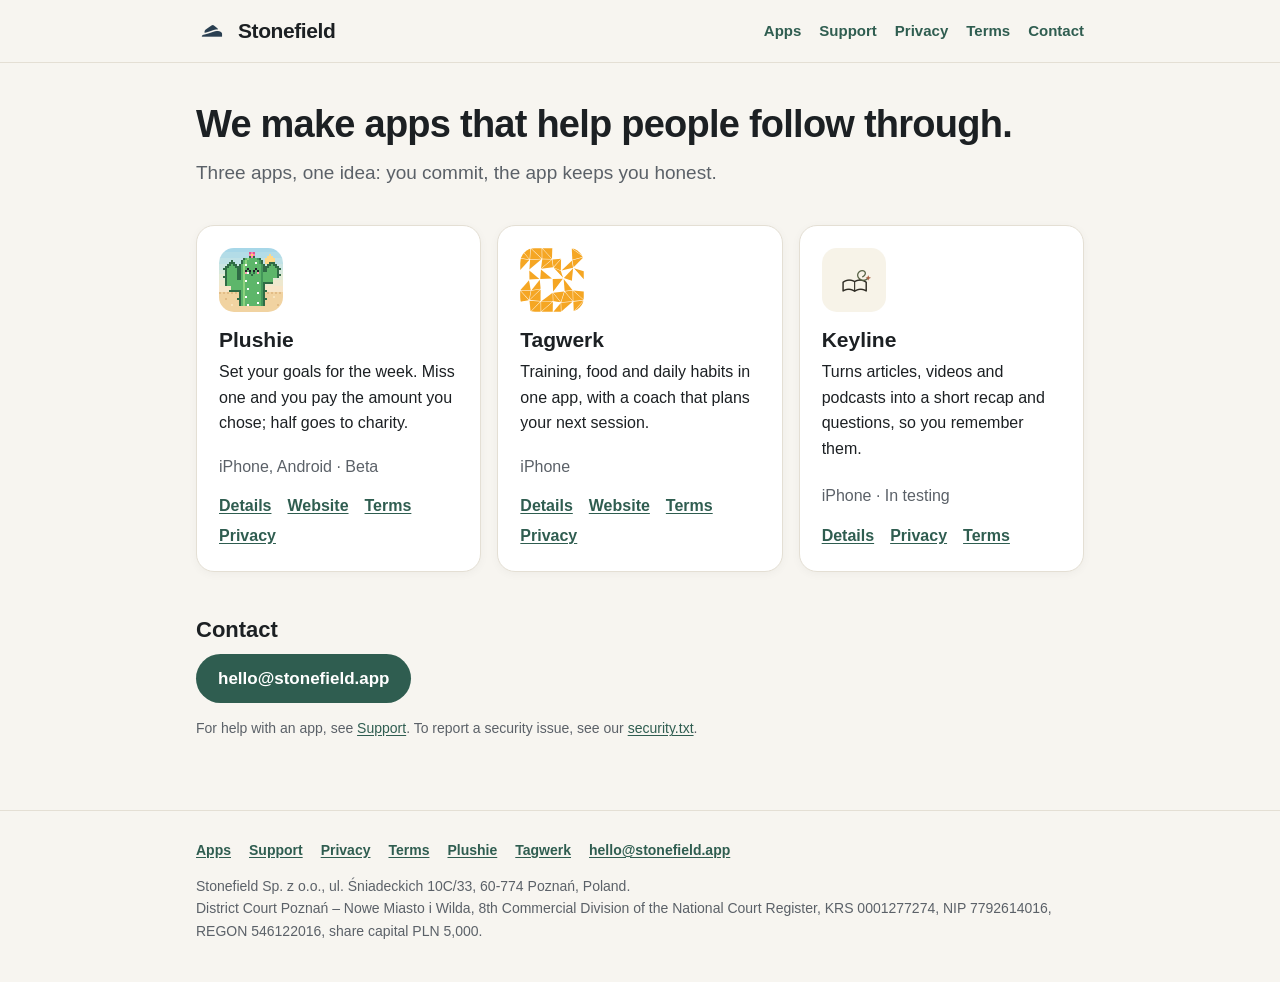
<file: index.html>
<!doctype html>
<html lang="en">
<head>
<meta charset="utf-8">
<meta name="viewport" content="width=device-width, initial-scale=1">
<title>Stonefield · Plushie, Tagwerk and Keyline</title>
<meta name="description" content="Stonefield makes apps that help people follow through: Plushie, Tagwerk and Keyline.">
<link rel="canonical" href="https://stonefield.app/">
<meta property="og:type" content="website">
<meta property="og:site_name" content="Stonefield">
<meta property="og:title" content="Stonefield · Plushie, Tagwerk and Keyline">
<meta property="og:description" content="Stonefield makes apps that help people follow through: Plushie, Tagwerk and Keyline.">
<meta property="og:url" content="https://stonefield.app/">
<meta property="og:image" content="https://stonefield.app/assets/stonefield.png">
<link rel="icon" type="image/png" sizes="256x256" href="/assets/stonefield.png">
<link rel="icon" type="image/png" sizes="32x32" href="/assets/favicon-32.png">
<link rel="apple-touch-icon" href="/assets/apple-touch-icon.png">
<link rel="stylesheet" href="/assets/stonefield.css">
</head>
<body>
<a class="skip" href="#main">Skip to content</a>
<header class="site-header">
  <div class="wrap">
    <a class="brand" href="/"><img src="/assets/stonefield.png" alt="" width="32" height="32"><span>Stonefield</span></a>
    <nav aria-label="Menu">
      <a href="/#apps">Apps</a>
      <a href="/support/">Support</a>
      <a href="/privacy/">Privacy</a>
      <a href="/terms/">Terms</a>
      <a href="/#contact">Contact</a>
    </nav>
  </div>
</header>

<main id="main" class="wrap">
  <h1>We make apps that help people follow through.</h1>
  <p class="lead">Three apps, one idea: you commit, the app keeps you honest.</p>

  <section id="apps" class="apps" aria-label="Our apps">
    <article class="card app">
      <img class="pixel" src="/assets/plushie.png" alt="" width="64" height="64">
      <h2>Plushie</h2>
      <p>Set your goals for the week. Miss one and you pay the amount you chose; half goes to charity.</p>
      <p class="meta">iPhone, Android · Beta</p>
      <p class="app-links"><a href="/apps/plushie/">Details</a> <a href="https://plushie.stonefield.app/en/">Website</a> <a href="https://plushie.stonefield.app/en/terms/">Terms</a> <a href="https://plushie.stonefield.app/en/privacy/">Privacy</a></p>
    </article>

    <article class="card app">
      <img src="/assets/tagwerk.svg" alt="" width="64" height="64">
      <h2>Tagwerk</h2>
      <p>Training, food and daily habits in one app, with a coach that plans your next session.</p>
      <p class="meta">iPhone</p>
      <p class="app-links"><a href="/apps/tagwerk/">Details</a> <a href="https://tagwerk.stonefield.app/">Website</a> <a href="https://tagwerk.stonefield.app/terms.html">Terms</a> <a href="https://tagwerk.stonefield.app/privacy.html">Privacy</a></p>
    </article>

    <article class="card app">
      <img src="/assets/keyline.png" alt="" width="64" height="64">
      <h2>Keyline</h2>
      <p>Turns articles, videos and podcasts into a short recap and questions, so you remember them.</p>
      <p class="meta">iPhone · In testing</p>
      <p class="app-links"><a href="/apps/keyline/">Details</a> <a href="/privacy/">Privacy</a> <a href="/terms/">Terms</a></p>
    </article>
  </section>

  <h2 id="contact">Contact</h2>
  <p><a class="button" href="mailto:hello@stonefield.app">hello@stonefield.app</a></p>
  <p class="meta">For help with an app, see <a href="/support/">Support</a>. To report a security issue, see our <a href="/.well-known/security.txt">security.txt</a>.</p>
</main>

<footer class="site-footer">
  <div class="wrap">
    <div class="links">
      <a href="/#apps">Apps</a>
      <a href="/support/">Support</a>
      <a href="/privacy/">Privacy</a>
      <a href="/terms/">Terms</a>
      <a href="https://plushie.stonefield.app/en/">Plushie</a>
      <a href="https://tagwerk.stonefield.app/">Tagwerk</a>
      <a href="mailto:hello@stonefield.app">hello@stonefield.app</a>
    </div>
    <address>
      Stonefield Sp. z o.o., ul. Śniadeckich 10C/33, 60-774 Poznań, Poland.<br>
      District Court Poznań – Nowe Miasto i Wilda, 8th Commercial Division of the National Court Register, KRS 0001277274,
      NIP 7792614016, REGON 546122016, share capital PLN 5,000.
    </address>
  </div>
</footer>
</body>
</html>
</file>
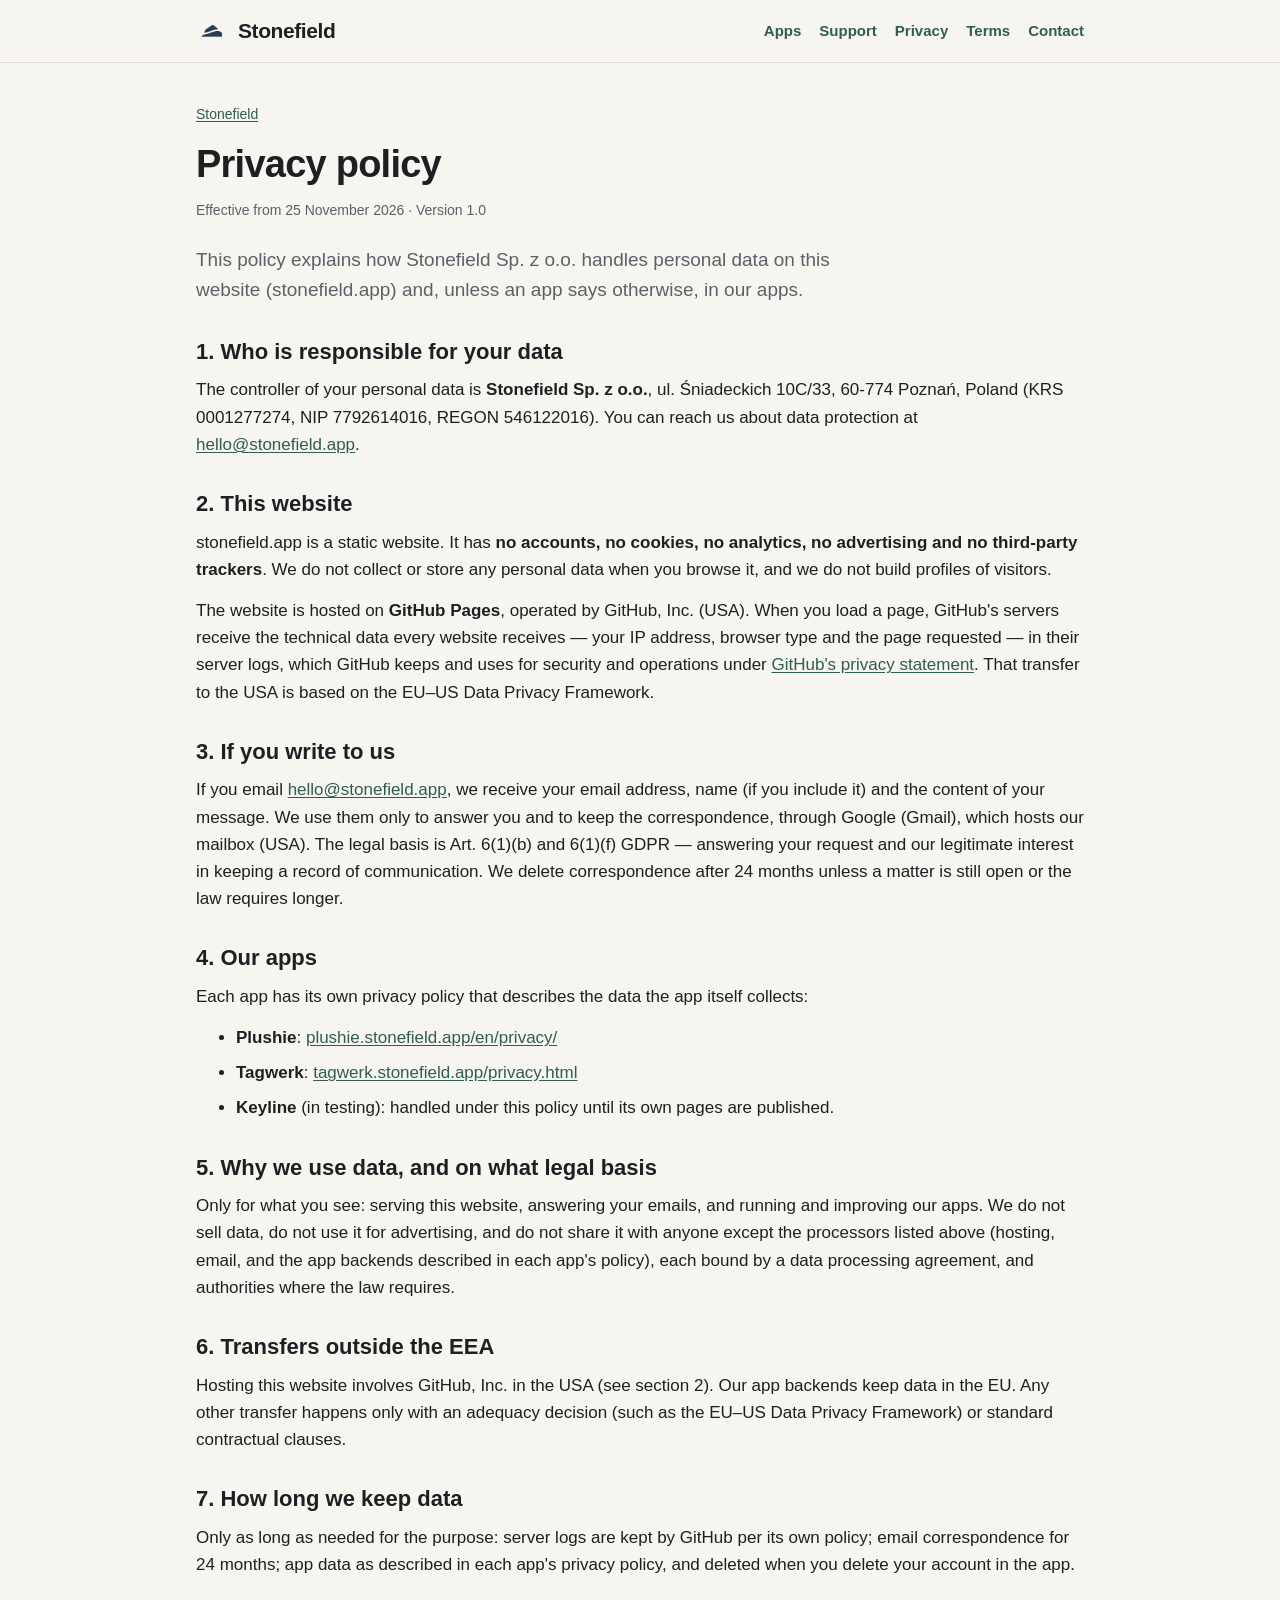
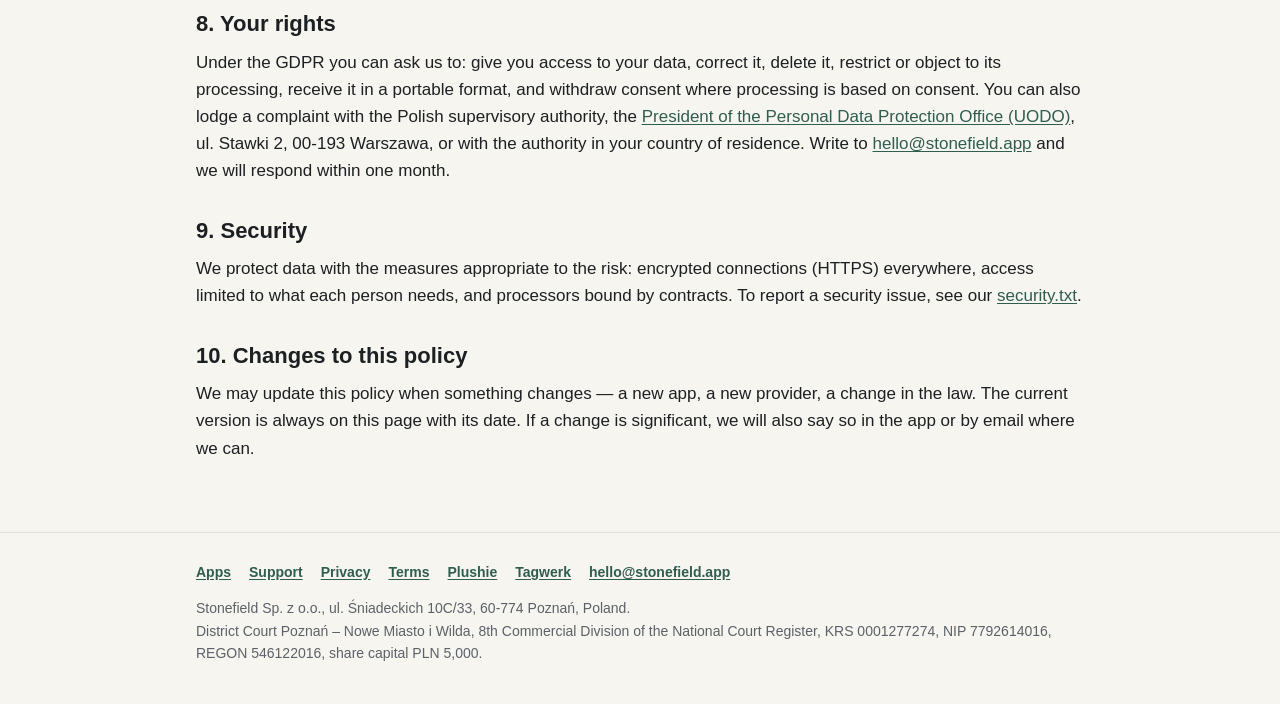
<file: privacy/index.html>
<!doctype html>
<html lang="en">
<head>
<meta charset="utf-8">
<meta name="viewport" content="width=device-width, initial-scale=1">
<title>Privacy policy · Stonefield</title>
<meta name="description" content="How Stonefield Sp. z o.o. handles personal data on stonefield.app and in its apps: what we collect, why, where it's kept, and your rights.">
<link rel="canonical" href="https://stonefield.app/privacy/">
<link rel="icon" type="image/png" sizes="256x256" href="/assets/stonefield.png">
<link rel="icon" type="image/png" sizes="32x32" href="/assets/favicon-32.png">
<link rel="apple-touch-icon" href="/assets/apple-touch-icon.png">
<link rel="stylesheet" href="/assets/stonefield.css">
</head>
<body>
<a class="skip" href="#main">Skip to content</a>
<header class="site-header">
  <div class="wrap">
    <a class="brand" href="/"><img src="/assets/stonefield.png" alt="" width="32" height="32"><span>Stonefield</span></a>
    <nav aria-label="Menu">
      <a href="/#apps">Apps</a>
      <a href="/support/">Support</a>
      <a href="/privacy/">Privacy</a>
      <a href="/terms/">Terms</a>
      <a href="/#contact">Contact</a>
    </nav>
  </div>
</header>

<main id="main" class="wrap legal">
  <p class="crumbs"><a href="/">Stonefield</a></p>
  <h1>Privacy policy</h1>
  <p class="meta">Effective from 25 November 2026 · Version 1.0</p>

  <p class="lead">This policy explains how Stonefield Sp. z o.o. handles personal data on this website (stonefield.app) and, unless an app says otherwise, in our apps.</p>

  <h2>1. Who is responsible for your data</h2>
  <p>The controller of your personal data is <strong>Stonefield Sp. z o.o.</strong>, ul. Śniadeckich 10C/33, 60-774 Poznań, Poland (KRS 0001277274, NIP 7792614016, REGON 546122016). You can reach us about data protection at <a href="mailto:hello@stonefield.app">hello@stonefield.app</a>.</p>

  <h2>2. This website</h2>
  <p>stonefield.app is a static website. It has <strong>no accounts, no cookies, no analytics, no advertising and no third-party trackers</strong>. We do not collect or store any personal data when you browse it, and we do not build profiles of visitors.</p>
  <p>The website is hosted on <strong>GitHub Pages</strong>, operated by GitHub, Inc. (USA). When you load a page, GitHub's servers receive the technical data every website receives — your IP address, browser type and the page requested — in their server logs, which GitHub keeps and uses for security and operations under <a href="https://docs.github.com/en/site-policy/privacy-policies/github-privacy-statement">GitHub's privacy statement</a>. That transfer to the USA is based on the EU–US Data Privacy Framework.</p>

  <h2>3. If you write to us</h2>
  <p>If you email <a href="mailto:hello@stonefield.app">hello@stonefield.app</a>, we receive your email address, name (if you include it) and the content of your message. We use them only to answer you and to keep the correspondence, through Google (Gmail), which hosts our mailbox (USA). The legal basis is Art. 6(1)(b) and 6(1)(f) GDPR — answering your request and our legitimate interest in keeping a record of communication. We delete correspondence after 24 months unless a matter is still open or the law requires longer.</p>

  <h2>4. Our apps</h2>
  <p>Each app has its own privacy policy that describes the data the app itself collects:</p>
  <ul>
    <li><strong>Plushie</strong>: <a href="https://plushie.stonefield.app/en/privacy/">plushie.stonefield.app/en/privacy/</a></li>
    <li><strong>Tagwerk</strong>: <a href="https://tagwerk.stonefield.app/privacy.html">tagwerk.stonefield.app/privacy.html</a></li>
    <li><strong>Keyline</strong> (in testing): handled under this policy until its own pages are published.</li>
  </ul>

  <h2>5. Why we use data, and on what legal basis</h2>
  <p>Only for what you see: serving this website, answering your emails, and running and improving our apps. We do not sell data, do not use it for advertising, and do not share it with anyone except the processors listed above (hosting, email, and the app backends described in each app's policy), each bound by a data processing agreement, and authorities where the law requires.</p>

  <h2>6. Transfers outside the EEA</h2>
  <p>Hosting this website involves GitHub, Inc. in the USA (see section 2). Our app backends keep data in the EU. Any other transfer happens only with an adequacy decision (such as the EU–US Data Privacy Framework) or standard contractual clauses.</p>

  <h2>7. How long we keep data</h2>
  <p>Only as long as needed for the purpose: server logs are kept by GitHub per its own policy; email correspondence for 24 months; app data as described in each app's privacy policy, and deleted when you delete your account in the app.</p>

  <h2>8. Your rights</h2>
  <p>Under the GDPR you can ask us to: give you access to your data, correct it, delete it, restrict or object to its processing, receive it in a portable format, and withdraw consent where processing is based on consent. You can also lodge a complaint with the Polish supervisory authority, the <a href="https://www.uodo.gov.pl">President of the Personal Data Protection Office (UODO)</a>, ul. Stawki 2, 00-193 Warszawa, or with the authority in your country of residence. Write to <a href="mailto:hello@stonefield.app">hello@stonefield.app</a> and we will respond within one month.</p>

  <h2>9. Security</h2>
  <p>We protect data with the measures appropriate to the risk: encrypted connections (HTTPS) everywhere, access limited to what each person needs, and processors bound by contracts. To report a security issue, see our <a href="/.well-known/security.txt">security.txt</a>.</p>

  <h2>10. Changes to this policy</h2>
  <p>We may update this policy when something changes — a new app, a new provider, a change in the law. The current version is always on this page with its date. If a change is significant, we will also say so in the app or by email where we can.</p>
</main>

<footer class="site-footer">
  <div class="wrap">
    <div class="links">
      <a href="/#apps">Apps</a>
      <a href="/support/">Support</a>
      <a href="/privacy/">Privacy</a>
      <a href="/terms/">Terms</a>
      <a href="https://plushie.stonefield.app/en/">Plushie</a>
      <a href="https://tagwerk.stonefield.app/">Tagwerk</a>
      <a href="mailto:hello@stonefield.app">hello@stonefield.app</a>
    </div>
    <address>
      Stonefield Sp. z o.o., ul. Śniadeckich 10C/33, 60-774 Poznań, Poland.<br>
      District Court Poznań – Nowe Miasto i Wilda, 8th Commercial Division of the National Court Register, KRS 0001277274,
      NIP 7792614016, REGON 546122016, share capital PLN 5,000.
    </address>
  </div>
</footer>
</body>
</html>
</file>
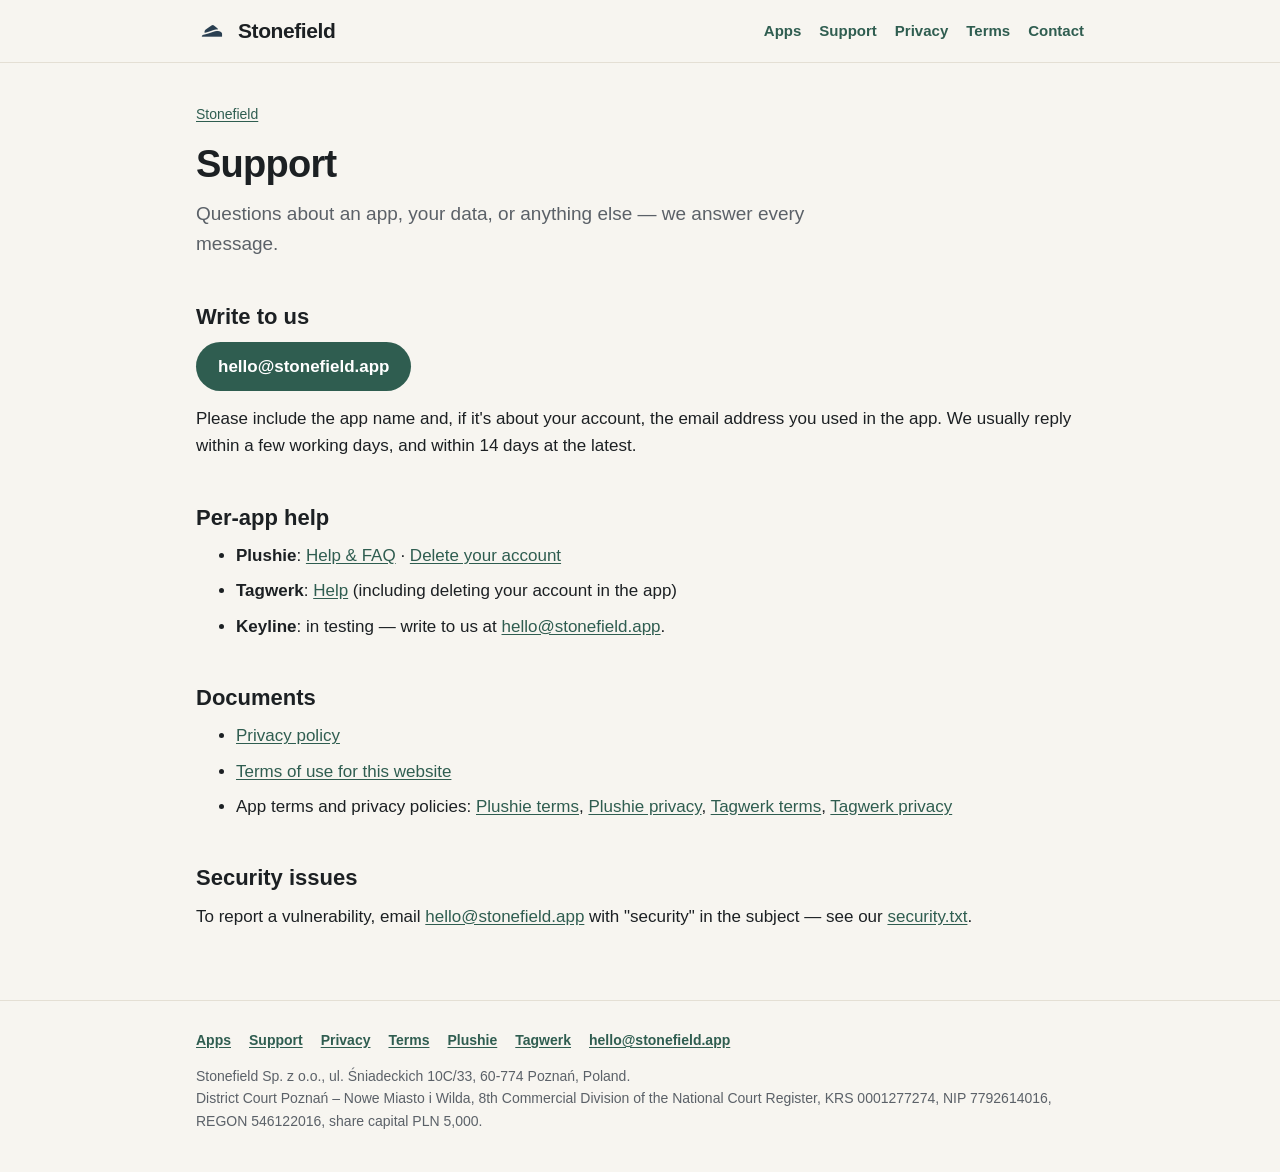
<file: support/index.html>
<!doctype html>
<html lang="en">
<head>
<meta charset="utf-8">
<meta name="viewport" content="width=device-width, initial-scale=1">
<title>Support · Stonefield</title>
<meta name="description" content="Get help with Stonefield apps: write to hello@stonefield.app, or use the in-app support pages for Plushie and Tagwerk.">
<link rel="canonical" href="https://stonefield.app/support/">
<link rel="icon" type="image/png" sizes="256x256" href="/assets/stonefield.png">
<link rel="icon" type="image/png" sizes="32x32" href="/assets/favicon-32.png">
<link rel="apple-touch-icon" href="/assets/apple-touch-icon.png">
<link rel="stylesheet" href="/assets/stonefield.css">
</head>
<body>
<a class="skip" href="#main">Skip to content</a>
<header class="site-header">
  <div class="wrap">
    <a class="brand" href="/"><img src="/assets/stonefield.png" alt="" width="32" height="32"><span>Stonefield</span></a>
    <nav aria-label="Menu">
      <a href="/#apps">Apps</a>
      <a href="/support/">Support</a>
      <a href="/privacy/">Privacy</a>
      <a href="/terms/">Terms</a>
      <a href="/#contact">Contact</a>
    </nav>
  </div>
</header>

<main id="main" class="wrap">
  <p class="crumbs"><a href="/">Stonefield</a></p>
  <h1>Support</h1>
  <p class="lead">Questions about an app, your data, or anything else — we answer every message.</p>

  <h2>Write to us</h2>
  <p><a class="button" href="mailto:hello@stonefield.app">hello@stonefield.app</a></p>
  <p>Please include the app name and, if it's about your account, the email address you used in the app. We usually reply within a few working days, and within 14 days at the latest.</p>

  <h2>Per-app help</h2>
  <ul>
    <li><strong>Plushie</strong>: <a href="https://plushie.stonefield.app/en/support/">Help &amp; FAQ</a> · <a href="https://plushie.stonefield.app/en/delete-account/">Delete your account</a></li>
    <li><strong>Tagwerk</strong>: <a href="https://tagwerk.stonefield.app/help.html">Help</a> (including deleting your account in the app)</li>
    <li><strong>Keyline</strong>: in testing — write to us at <a href="mailto:hello@stonefield.app">hello@stonefield.app</a>.</li>
  </ul>

  <h2>Documents</h2>
  <ul>
    <li><a href="/privacy/">Privacy policy</a></li>
    <li><a href="/terms/">Terms of use for this website</a></li>
    <li>App terms and privacy policies: <a href="https://plushie.stonefield.app/en/terms/">Plushie terms</a>, <a href="https://plushie.stonefield.app/en/privacy/">Plushie privacy</a>, <a href="https://tagwerk.stonefield.app/terms.html">Tagwerk terms</a>, <a href="https://tagwerk.stonefield.app/privacy.html">Tagwerk privacy</a></li>
  </ul>

  <h2>Security issues</h2>
  <p>To report a vulnerability, email <a href="mailto:hello@stonefield.app">hello@stonefield.app</a> with "security" in the subject — see our <a href="/.well-known/security.txt">security.txt</a>.</p>
</main>

<footer class="site-footer">
  <div class="wrap">
    <div class="links">
      <a href="/#apps">Apps</a>
      <a href="/support/">Support</a>
      <a href="/privacy/">Privacy</a>
      <a href="/terms/">Terms</a>
      <a href="https://plushie.stonefield.app/en/">Plushie</a>
      <a href="https://tagwerk.stonefield.app/">Tagwerk</a>
      <a href="mailto:hello@stonefield.app">hello@stonefield.app</a>
    </div>
    <address>
      Stonefield Sp. z o.o., ul. Śniadeckich 10C/33, 60-774 Poznań, Poland.<br>
      District Court Poznań – Nowe Miasto i Wilda, 8th Commercial Division of the National Court Register, KRS 0001277274,
      NIP 7792614016, REGON 546122016, share capital PLN 5,000.
    </address>
  </div>
</footer>
</body>
</html>
</file>
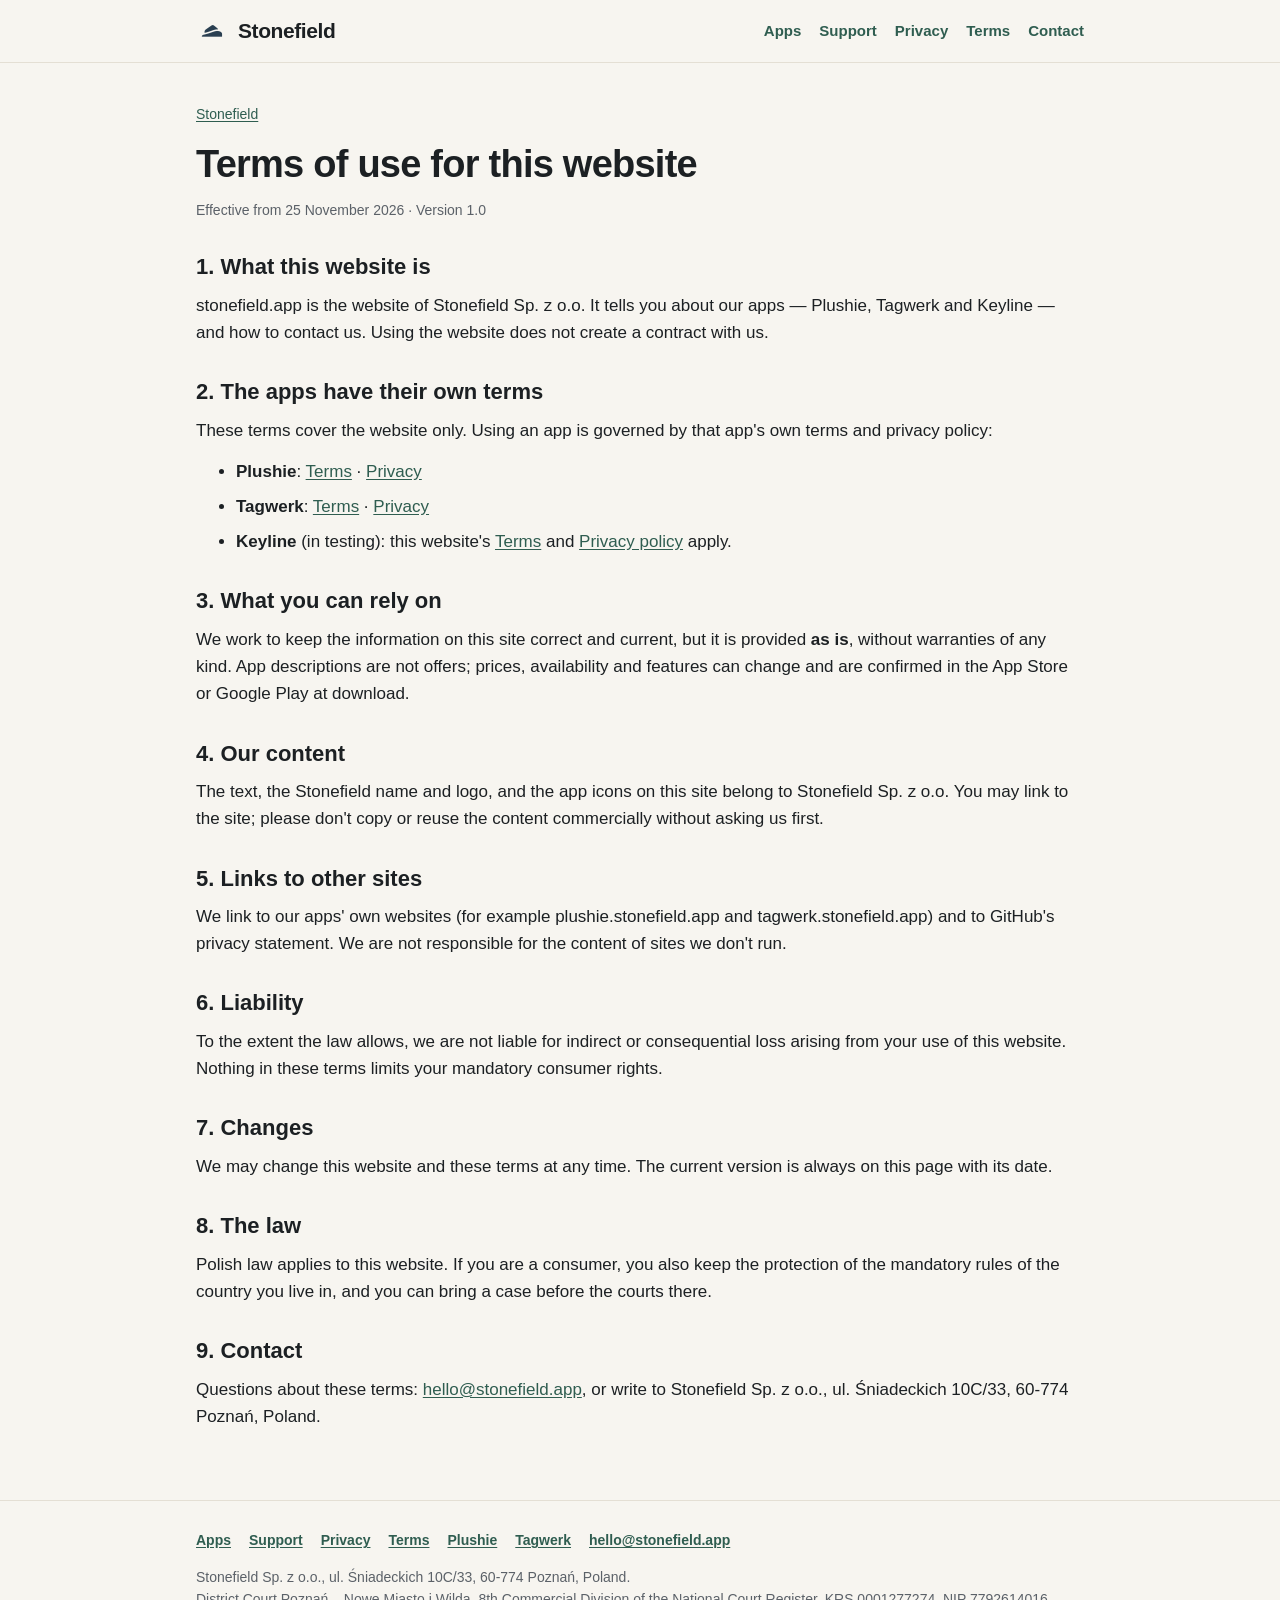
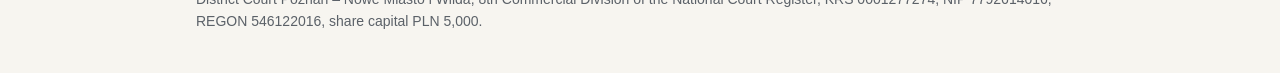
<file: terms/index.html>
<!doctype html>
<html lang="en">
<head>
<meta charset="utf-8">
<meta name="viewport" content="width=device-width, initial-scale=1">
<title>Terms of use · Stonefield</title>
<meta name="description" content="Terms of use for the stonefield.app website: what the site is, what you can rely on, and the law that applies.">
<link rel="canonical" href="https://stonefield.app/terms/">
<link rel="icon" type="image/png" sizes="256x256" href="/assets/stonefield.png">
<link rel="icon" type="image/png" sizes="32x32" href="/assets/favicon-32.png">
<link rel="apple-touch-icon" href="/assets/apple-touch-icon.png">
<link rel="stylesheet" href="/assets/stonefield.css">
</head>
<body>
<a class="skip" href="#main">Skip to content</a>
<header class="site-header">
  <div class="wrap">
    <a class="brand" href="/"><img src="/assets/stonefield.png" alt="" width="32" height="32"><span>Stonefield</span></a>
    <nav aria-label="Menu">
      <a href="/#apps">Apps</a>
      <a href="/support/">Support</a>
      <a href="/privacy/">Privacy</a>
      <a href="/terms/">Terms</a>
      <a href="/#contact">Contact</a>
    </nav>
  </div>
</header>

<main id="main" class="wrap legal">
  <p class="crumbs"><a href="/">Stonefield</a></p>
  <h1>Terms of use for this website</h1>
  <p class="meta">Effective from 25 November 2026 · Version 1.0</p>

  <h2>1. What this website is</h2>
  <p>stonefield.app is the website of Stonefield Sp. z o.o. It tells you about our apps — Plushie, Tagwerk and Keyline — and how to contact us. Using the website does not create a contract with us.</p>

  <h2>2. The apps have their own terms</h2>
  <p>These terms cover the website only. Using an app is governed by that app's own terms and privacy policy:</p>
  <ul>
    <li><strong>Plushie</strong>: <a href="https://plushie.stonefield.app/en/terms/">Terms</a> · <a href="https://plushie.stonefield.app/en/privacy/">Privacy</a></li>
    <li><strong>Tagwerk</strong>: <a href="https://tagwerk.stonefield.app/terms.html">Terms</a> · <a href="https://tagwerk.stonefield.app/privacy.html">Privacy</a></li>
    <li><strong>Keyline</strong> (in testing): this website's <a href="/terms/">Terms</a> and <a href="/privacy/">Privacy policy</a> apply.</li>
  </ul>

  <h2>3. What you can rely on</h2>
  <p>We work to keep the information on this site correct and current, but it is provided <strong>as is</strong>, without warranties of any kind. App descriptions are not offers; prices, availability and features can change and are confirmed in the App Store or Google Play at download.</p>

  <h2>4. Our content</h2>
  <p>The text, the Stonefield name and logo, and the app icons on this site belong to Stonefield Sp. z o.o. You may link to the site; please don't copy or reuse the content commercially without asking us first.</p>

  <h2>5. Links to other sites</h2>
  <p>We link to our apps' own websites (for example plushie.stonefield.app and tagwerk.stonefield.app) and to GitHub's privacy statement. We are not responsible for the content of sites we don't run.</p>

  <h2>6. Liability</h2>
  <p>To the extent the law allows, we are not liable for indirect or consequential loss arising from your use of this website. Nothing in these terms limits your mandatory consumer rights.</p>

  <h2>7. Changes</h2>
  <p>We may change this website and these terms at any time. The current version is always on this page with its date.</p>

  <h2>8. The law</h2>
  <p>Polish law applies to this website. If you are a consumer, you also keep the protection of the mandatory rules of the country you live in, and you can bring a case before the courts there.</p>

  <h2>9. Contact</h2>
  <p>Questions about these terms: <a href="mailto:hello@stonefield.app">hello@stonefield.app</a>, or write to Stonefield Sp. z o.o., ul. Śniadeckich 10C/33, 60-774 Poznań, Poland.</p>
</main>

<footer class="site-footer">
  <div class="wrap">
    <div class="links">
      <a href="/#apps">Apps</a>
      <a href="/support/">Support</a>
      <a href="/privacy/">Privacy</a>
      <a href="/terms/">Terms</a>
      <a href="https://plushie.stonefield.app/en/">Plushie</a>
      <a href="https://tagwerk.stonefield.app/">Tagwerk</a>
      <a href="mailto:hello@stonefield.app">hello@stonefield.app</a>
    </div>
    <address>
      Stonefield Sp. z o.o., ul. Śniadeckich 10C/33, 60-774 Poznań, Poland.<br>
      District Court Poznań – Nowe Miasto i Wilda, 8th Commercial Division of the National Court Register, KRS 0001277274,
      NIP 7792614016, REGON 546122016, share capital PLN 5,000.
    </address>
  </div>
</footer>
</body>
</html>
</file>
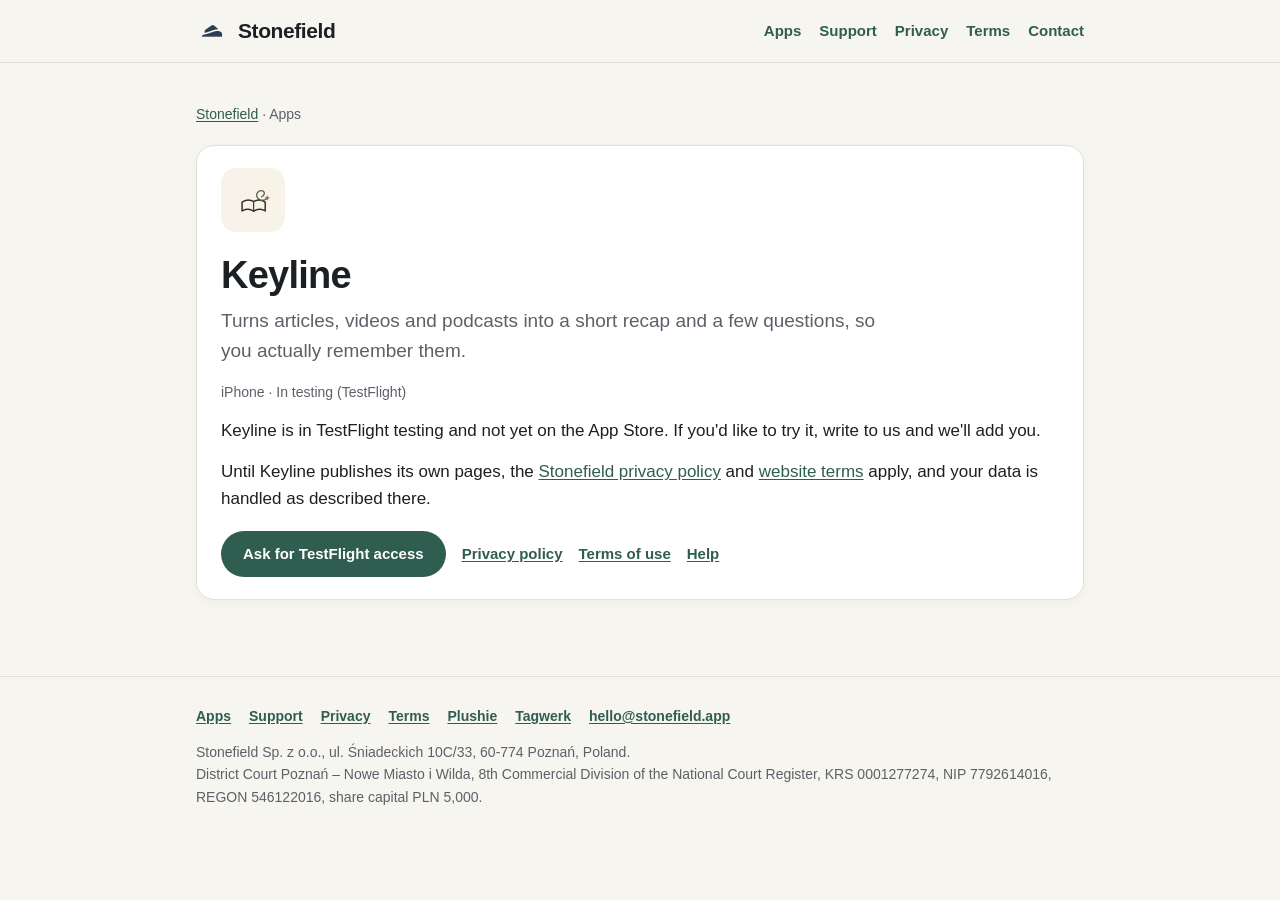
<file: apps/keyline/index.html>
<!doctype html>
<html lang="en">
<head>
<meta charset="utf-8">
<meta name="viewport" content="width=device-width, initial-scale=1">
<title>Keyline · Stonefield</title>
<meta name="description" content="Keyline turns articles, videos and podcasts into a short recap and questions, so you remember them. iPhone, in testing.">
<link rel="canonical" href="https://stonefield.app/apps/keyline/">
<meta property="og:type" content="website">
<meta property="og:site_name" content="Stonefield">
<meta property="og:title" content="Keyline · Stonefield">
<meta property="og:description" content="Turns articles, videos and podcasts into a short recap and questions, so you remember them.">
<meta property="og:url" content="https://stonefield.app/apps/keyline/">
<meta property="og:image" content="https://stonefield.app/assets/keyline.png">
<link rel="icon" type="image/png" sizes="256x256" href="/assets/stonefield.png">
<link rel="icon" type="image/png" sizes="32x32" href="/assets/favicon-32.png">
<link rel="apple-touch-icon" href="/assets/apple-touch-icon.png">
<link rel="stylesheet" href="/assets/stonefield.css">
</head>
<body>
<a class="skip" href="#main">Skip to content</a>
<header class="site-header">
  <div class="wrap">
    <a class="brand" href="/"><img src="/assets/stonefield.png" alt="" width="32" height="32"><span>Stonefield</span></a>
    <nav aria-label="Menu">
      <a href="/#apps">Apps</a>
      <a href="/support/">Support</a>
      <a href="/privacy/">Privacy</a>
      <a href="/terms/">Terms</a>
      <a href="/#contact">Contact</a>
    </nav>
  </div>
</header>

<main id="main" class="wrap">
  <p class="crumbs"><a href="/">Stonefield</a> · Apps</p>
  <article class="card app-page">
    <img src="/assets/keyline.png" alt="" width="64" height="64">
    <h1>Keyline</h1>
    <p class="lead">Turns articles, videos and podcasts into a short recap and a few questions, so you actually remember them.</p>
    <p class="meta">iPhone · In testing (TestFlight)</p>
    <p>Keyline is in TestFlight testing and not yet on the App Store. If you'd like to try it, write to us and we'll add you.</p>
    <p>Until Keyline publishes its own pages, the <a href="/privacy/">Stonefield privacy policy</a> and <a href="/terms/">website terms</a> apply, and your data is handled as described there.</p>
    <p class="app-links">
      <a class="button" href="mailto:hello@stonefield.app?subject=Keyline%20TestFlight">Ask for TestFlight access</a>
      <a href="/privacy/">Privacy policy</a>
      <a href="/terms/">Terms of use</a>
      <a href="/support/">Help</a>
    </p>
  </article>
</main>

<footer class="site-footer">
  <div class="wrap">
    <div class="links">
      <a href="/#apps">Apps</a>
      <a href="/support/">Support</a>
      <a href="/privacy/">Privacy</a>
      <a href="/terms/">Terms</a>
      <a href="https://plushie.stonefield.app/en/">Plushie</a>
      <a href="https://tagwerk.stonefield.app/">Tagwerk</a>
      <a href="mailto:hello@stonefield.app">hello@stonefield.app</a>
    </div>
    <address>
      Stonefield Sp. z o.o., ul. Śniadeckich 10C/33, 60-774 Poznań, Poland.<br>
      District Court Poznań – Nowe Miasto i Wilda, 8th Commercial Division of the National Court Register, KRS 0001277274,
      NIP 7792614016, REGON 546122016, share capital PLN 5,000.
    </address>
  </div>
</footer>
</body>
</html>
</file>
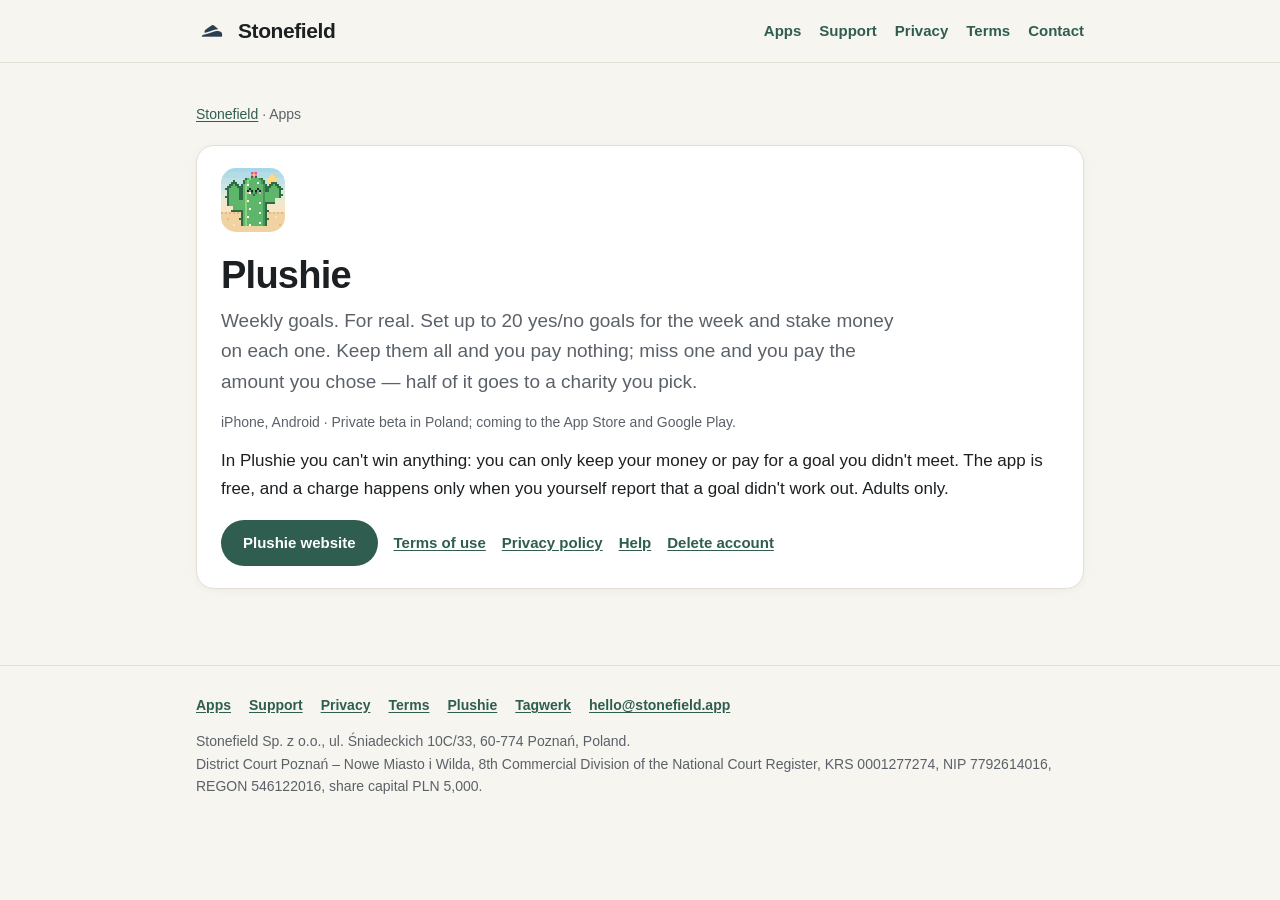
<file: apps/plushie/index.html>
<!doctype html>
<html lang="en">
<head>
<meta charset="utf-8">
<meta name="viewport" content="width=device-width, initial-scale=1">
<title>Plushie · Stonefield</title>
<meta name="description" content="Plushie: set your weekly goals and stake money on them. Miss one and half goes to charity. iPhone and Android, in beta.">
<link rel="canonical" href="https://stonefield.app/apps/plushie/">
<meta property="og:type" content="website">
<meta property="og:site_name" content="Stonefield">
<meta property="og:title" content="Plushie · Stonefield">
<meta property="og:description" content="Set your goals for the week. Miss one and you pay the amount you chose; half goes to charity.">
<meta property="og:url" content="https://stonefield.app/apps/plushie/">
<meta property="og:image" content="https://stonefield.app/assets/plushie.png">
<link rel="icon" type="image/png" sizes="256x256" href="/assets/stonefield.png">
<link rel="icon" type="image/png" sizes="32x32" href="/assets/favicon-32.png">
<link rel="apple-touch-icon" href="/assets/apple-touch-icon.png">
<link rel="stylesheet" href="/assets/stonefield.css">
</head>
<body>
<a class="skip" href="#main">Skip to content</a>
<header class="site-header">
  <div class="wrap">
    <a class="brand" href="/"><img src="/assets/stonefield.png" alt="" width="32" height="32"><span>Stonefield</span></a>
    <nav aria-label="Menu">
      <a href="/#apps">Apps</a>
      <a href="/support/">Support</a>
      <a href="/privacy/">Privacy</a>
      <a href="/terms/">Terms</a>
      <a href="/#contact">Contact</a>
    </nav>
  </div>
</header>

<main id="main" class="wrap">
  <p class="crumbs"><a href="/">Stonefield</a> · Apps</p>
  <article class="card app-page">
    <img class="pixel" src="/assets/plushie.png" alt="" width="64" height="64">
    <h1>Plushie</h1>
    <p class="lead">Weekly goals. For real. Set up to 20 yes/no goals for the week and stake money on each one. Keep them all and you pay nothing; miss one and you pay the amount you chose — half of it goes to a charity you pick.</p>
    <p class="meta">iPhone, Android · Private beta in Poland; coming to the App Store and Google Play.</p>
    <p>In Plushie you can't win anything: you can only keep your money or pay for a goal you didn't meet. The app is free, and a charge happens only when you yourself report that a goal didn't work out. Adults only.</p>
    <p class="app-links">
      <a class="button" href="https://plushie.stonefield.app/en/">Plushie website</a>
      <a href="https://plushie.stonefield.app/en/terms/">Terms of use</a>
      <a href="https://plushie.stonefield.app/en/privacy/">Privacy policy</a>
      <a href="https://plushie.stonefield.app/en/support/">Help</a>
      <a href="https://plushie.stonefield.app/en/delete-account/">Delete account</a>
    </p>
  </article>
</main>

<footer class="site-footer">
  <div class="wrap">
    <div class="links">
      <a href="/#apps">Apps</a>
      <a href="/support/">Support</a>
      <a href="/privacy/">Privacy</a>
      <a href="/terms/">Terms</a>
      <a href="https://plushie.stonefield.app/en/">Plushie</a>
      <a href="https://tagwerk.stonefield.app/">Tagwerk</a>
      <a href="mailto:hello@stonefield.app">hello@stonefield.app</a>
    </div>
    <address>
      Stonefield Sp. z o.o., ul. Śniadeckich 10C/33, 60-774 Poznań, Poland.<br>
      District Court Poznań – Nowe Miasto i Wilda, 8th Commercial Division of the National Court Register, KRS 0001277274,
      NIP 7792614016, REGON 546122016, share capital PLN 5,000.
    </address>
  </div>
</footer>
</body>
</html>
</file>
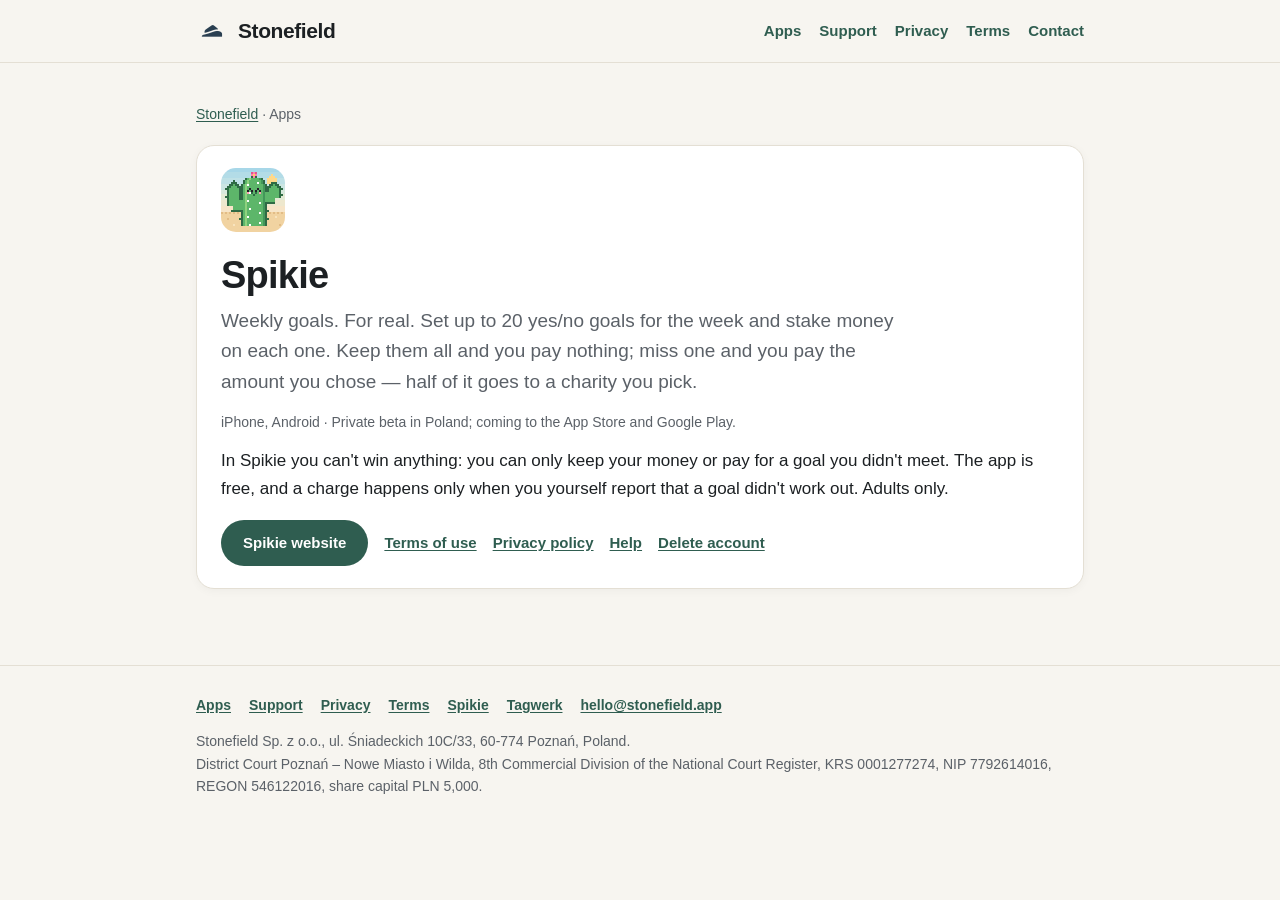
<file: apps/spikie/index.html>
<!doctype html>
<html lang="en">
<head>
<meta charset="utf-8">
<meta name="viewport" content="width=device-width, initial-scale=1">
<title>Spikie · Stonefield</title>
<meta name="description" content="Spikie: set your weekly goals and stake money on them. Miss one and half goes to charity. iPhone and Android, in beta.">
<link rel="canonical" href="https://stonefield.app/apps/spikie/">
<meta property="og:type" content="website">
<meta property="og:site_name" content="Stonefield">
<meta property="og:title" content="Spikie · Stonefield">
<meta property="og:description" content="Set your goals for the week. Miss one and you pay the amount you chose; half goes to charity.">
<meta property="og:url" content="https://stonefield.app/apps/spikie/">
<meta property="og:image" content="https://stonefield.app/assets/spikie.png">
<link rel="icon" type="image/png" sizes="256x256" href="/assets/stonefield.png">
<link rel="icon" type="image/png" sizes="32x32" href="/assets/favicon-32.png">
<link rel="apple-touch-icon" href="/assets/apple-touch-icon.png">
<link rel="stylesheet" href="/assets/stonefield.css">
</head>
<body>
<a class="skip" href="#main">Skip to content</a>
<header class="site-header">
  <div class="wrap">
    <a class="brand" href="/"><img src="/assets/stonefield.png" alt="" width="32" height="32"><span>Stonefield</span></a>
    <nav aria-label="Menu">
      <a href="/#apps">Apps</a>
      <a href="/support/">Support</a>
      <a href="/privacy/">Privacy</a>
      <a href="/terms/">Terms</a>
      <a href="/#contact">Contact</a>
    </nav>
  </div>
</header>

<main id="main" class="wrap">
  <p class="crumbs"><a href="/">Stonefield</a> · Apps</p>
  <article class="card app-page">
    <img class="pixel" src="/assets/spikie.png" alt="" width="64" height="64">
    <h1>Spikie</h1>
    <p class="lead">Weekly goals. For real. Set up to 20 yes/no goals for the week and stake money on each one. Keep them all and you pay nothing; miss one and you pay the amount you chose — half of it goes to a charity you pick.</p>
    <p class="meta">iPhone, Android · Private beta in Poland; coming to the App Store and Google Play.</p>
    <p>In Spikie you can't win anything: you can only keep your money or pay for a goal you didn't meet. The app is free, and a charge happens only when you yourself report that a goal didn't work out. Adults only.</p>
    <p class="app-links">
      <a class="button" href="https://spikie.stonefield.app/en/">Spikie website</a>
      <a href="https://spikie.stonefield.app/en/terms/">Terms of use</a>
      <a href="https://spikie.stonefield.app/en/privacy/">Privacy policy</a>
      <a href="https://spikie.stonefield.app/en/support/">Help</a>
      <a href="https://spikie.stonefield.app/en/delete-account/">Delete account</a>
    </p>
  </article>
</main>

<footer class="site-footer">
  <div class="wrap">
    <div class="links">
      <a href="/#apps">Apps</a>
      <a href="/support/">Support</a>
      <a href="/privacy/">Privacy</a>
      <a href="/terms/">Terms</a>
      <a href="https://spikie.stonefield.app/en/">Spikie</a>
      <a href="https://tagwerk.stonefield.app/">Tagwerk</a>
      <a href="mailto:hello@stonefield.app">hello@stonefield.app</a>
    </div>
    <address>
      Stonefield Sp. z o.o., ul. Śniadeckich 10C/33, 60-774 Poznań, Poland.<br>
      District Court Poznań – Nowe Miasto i Wilda, 8th Commercial Division of the National Court Register, KRS 0001277274,
      NIP 7792614016, REGON 546122016, share capital PLN 5,000.
    </address>
  </div>
</footer>
</body>
</html>
</file>
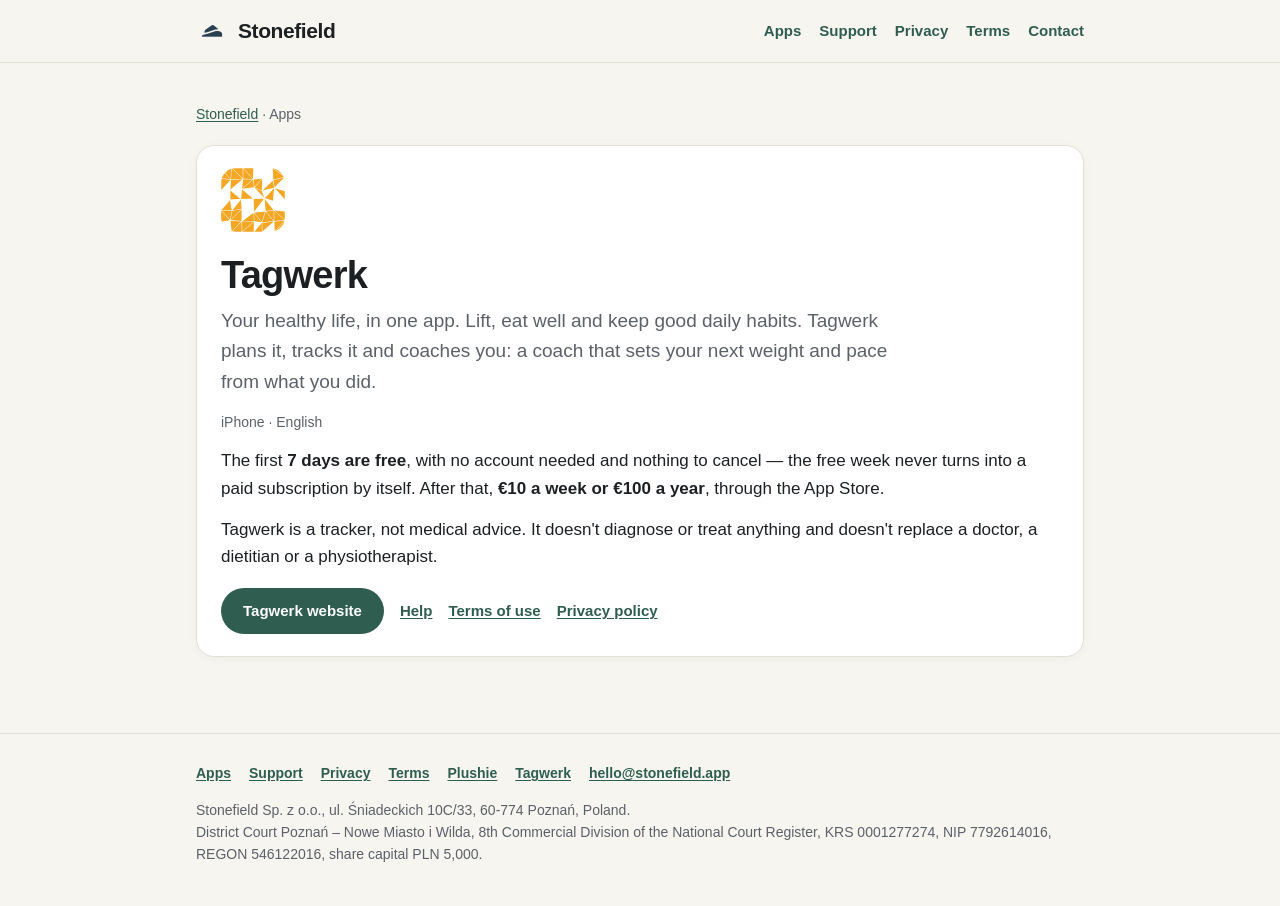
<file: apps/tagwerk/index.html>
<!doctype html>
<html lang="en">
<head>
<meta charset="utf-8">
<meta name="viewport" content="width=device-width, initial-scale=1">
<title>Tagwerk · Stonefield</title>
<meta name="description" content="Tagwerk: training, food and daily habits in one app, with a coach that plans your next session. iPhone.">
<link rel="canonical" href="https://stonefield.app/apps/tagwerk/">
<meta property="og:type" content="website">
<meta property="og:site_name" content="Stonefield">
<meta property="og:title" content="Tagwerk · Stonefield">
<meta property="og:description" content="Lift, eat well and keep good daily habits. Tagwerk plans it, tracks it and coaches you.">
<meta property="og:url" content="https://stonefield.app/apps/tagwerk/">
<meta property="og:image" content="https://stonefield.app/assets/tagwerk.svg">
<link rel="icon" type="image/png" sizes="256x256" href="/assets/stonefield.png">
<link rel="icon" type="image/png" sizes="32x32" href="/assets/favicon-32.png">
<link rel="apple-touch-icon" href="/assets/apple-touch-icon.png">
<link rel="stylesheet" href="/assets/stonefield.css">
</head>
<body>
<a class="skip" href="#main">Skip to content</a>
<header class="site-header">
  <div class="wrap">
    <a class="brand" href="/"><img src="/assets/stonefield.png" alt="" width="32" height="32"><span>Stonefield</span></a>
    <nav aria-label="Menu">
      <a href="/#apps">Apps</a>
      <a href="/support/">Support</a>
      <a href="/privacy/">Privacy</a>
      <a href="/terms/">Terms</a>
      <a href="/#contact">Contact</a>
    </nav>
  </div>
</header>

<main id="main" class="wrap">
  <p class="crumbs"><a href="/">Stonefield</a> · Apps</p>
  <article class="card app-page">
    <img src="/assets/tagwerk.svg" alt="" width="64" height="64">
    <h1>Tagwerk</h1>
    <p class="lead">Your healthy life, in one app. Lift, eat well and keep good daily habits. Tagwerk plans it, tracks it and coaches you: a coach that sets your next weight and pace from what you did.</p>
    <p class="meta">iPhone · English</p>
    <p>The first <strong>7 days are free</strong>, with no account needed and nothing to cancel — the free week never turns into a paid subscription by itself. After that, <strong>€10 a week or €100 a year</strong>, through the App Store.</p>
    <p>Tagwerk is a tracker, not medical advice. It doesn't diagnose or treat anything and doesn't replace a doctor, a dietitian or a physiotherapist.</p>
    <p class="app-links">
      <a class="button" href="https://tagwerk.stonefield.app/">Tagwerk website</a>
      <a href="https://tagwerk.stonefield.app/help.html">Help</a>
      <a href="https://tagwerk.stonefield.app/terms.html">Terms of use</a>
      <a href="https://tagwerk.stonefield.app/privacy.html">Privacy policy</a>
    </p>
  </article>
</main>

<footer class="site-footer">
  <div class="wrap">
    <div class="links">
      <a href="/#apps">Apps</a>
      <a href="/support/">Support</a>
      <a href="/privacy/">Privacy</a>
      <a href="/terms/">Terms</a>
      <a href="https://plushie.stonefield.app/en/">Plushie</a>
      <a href="https://tagwerk.stonefield.app/">Tagwerk</a>
      <a href="mailto:hello@stonefield.app">hello@stonefield.app</a>
    </div>
    <address>
      Stonefield Sp. z o.o., ul. Śniadeckich 10C/33, 60-774 Poznań, Poland.<br>
      District Court Poznań – Nowe Miasto i Wilda, 8th Commercial Division of the National Court Register, KRS 0001277274,
      NIP 7792614016, REGON 546122016, share capital PLN 5,000.
    </address>
  </div>
</footer>
</body>
</html>
</file>
<file: assets/stonefield.css>
/* Stonefield company website (stonefield.app). Same rules as the Plushie site (site/assets/site.css): light only,
   system fonts, nothing loaded from other sites, no scripts. Stone and field colours instead of Plushie's peach. */

:root {
  --bg: #F7F5F0;
  --card: #FFFFFF;
  --text: #1C2023;
  --text-2: #5B6168;
  --border: #E4DFD4;
  --accent: #2F5D50;
  --accent-dark: #234A3F;
  --tint: #E6EEE9;
  --radius: 18px;
  --font: -apple-system, BlinkMacSystemFont, "Segoe UI", Roboto, Inter, "Helvetica Neue", Arial, sans-serif;
  color-scheme: light;
}

* { box-sizing: border-box; }
html { -webkit-text-size-adjust: 100%; }
body { margin: 0; background: var(--bg); color: var(--text); font: 400 17px/1.6 var(--font); }

a { color: var(--accent); text-underline-offset: 2px; }
a:hover { text-decoration-thickness: 2px; }
:focus-visible { outline: 3px solid var(--accent); outline-offset: 2px; border-radius: 4px; }

.skip { position: absolute; left: -9999px; }
.skip:focus { left: 16px; top: 8px; background: var(--card); padding: 8px 12px; z-index: 10; }

.wrap { max-width: 920px; margin: 0 auto; padding: 0 16px; }

/* Header */
.site-header { border-bottom: 1px solid var(--border); }
.site-header .wrap { display: flex; align-items: center; gap: 16px; flex-wrap: wrap; padding-top: 14px; padding-bottom: 14px; }
.brand { display: flex; align-items: center; gap: 10px; text-decoration: none; color: var(--text); margin-right: auto; }
.brand img { width: 32px; height: 32px; }
.brand span { font-size: 21px; font-weight: 700; letter-spacing: -0.02em; }
.site-header nav { display: flex; gap: 4px 18px; flex-wrap: wrap; font-size: 15px; font-weight: 600; }
.site-header nav a { text-decoration: none; }

main.wrap { padding-top: 40px; padding-bottom: 56px; }
h1 { font-size: 38px; line-height: 1.15; margin: 0 0 12px; letter-spacing: -0.02em; }
h2 { font-size: 22px; line-height: 1.3; margin: 44px 0 10px; scroll-margin-top: 16px; }
p, ul { margin: 0 0 14px; }
li { margin-bottom: 8px; }
.eyebrow { font-size: 14px; font-weight: 600; color: var(--text-2); text-transform: uppercase; letter-spacing: 0.06em; margin-bottom: 10px; }
.lead { font-size: 19px; color: var(--text-2); max-width: 36em; }
.meta { font-size: 14px; color: var(--text-2); }

.card { background: var(--card); border: 1px solid var(--border); border-radius: var(--radius); padding: 22px 24px; margin: 20px 0; box-shadow: 0 2px 10px rgba(28, 32, 35, 0.04); }
.card > :last-child, .card > div > :last-child { margin-bottom: 0; }
.card.tint { background: var(--tint); border-color: transparent; }

/* The app cards: three across, one column on phones */
.apps { display: grid; grid-template-columns: repeat(3, 1fr); gap: 16px; margin: 36px 0 8px; }
.app { display: flex; flex-direction: column; margin: 0; padding: 22px; }
.app img { width: 64px; height: 64px; border-radius: 15px; margin-bottom: 14px; }
.app img.pixel { image-rendering: pixelated; }
.app h2 { margin: 0 0 6px; font-size: 21px; }
.app p { font-size: 16px; }
.app .meta { margin-top: auto; padding-top: 4px; }
.app-links { display: flex; flex-wrap: wrap; gap: 4px 16px; font-size: 15px; font-weight: 600; margin: 0; }

.button { display: inline-block; background: var(--accent); color: #fff; font-weight: 600; text-decoration: none; border-radius: 999px; padding: 11px 22px; }
.button:hover { background: var(--accent-dark); }

/* Breadcrumbs and document pages (app details, legal) */
.crumbs { font-size: 14px; color: var(--text-2); margin: 0 0 18px; }
.app-page img { width: 64px; height: 64px; border-radius: 15px; margin-bottom: 14px; }
.app-page img.pixel { image-rendering: pixelated; }
.app-page h1 { margin-bottom: 8px; }
.app-page .app-links { margin-top: 18px; align-items: center; }
.legal h2 { margin-top: 32px; }
.legal .meta { margin-bottom: 24px; }


/* Missing facts, filled in before launch (scripts/check-site.py --release fails while any are left) */
mark.todo { background: #FDE68A; color: #3B2A00; padding: 0 4px; border-radius: 4px; font-weight: 600; }

/* Footer */
.site-footer { border-top: 1px solid var(--border); padding: 28px 0 40px; font-size: 14px; color: var(--text-2); }
.site-footer .links { display: flex; flex-wrap: wrap; gap: 6px 18px; margin-bottom: 14px; font-weight: 600; }
.site-footer address { font-style: normal; }

@media (max-width: 760px) {
  body { font-size: 16px; }
  h1 { font-size: 30px; }
  .apps { grid-template-columns: 1fr; }
}

@media print {
  .site-header nav, .skip, .site-footer .links { display: none; }
  body { background: #fff; font-size: 11pt; }
  .card { box-shadow: none; break-inside: avoid; }
  a[href^="http"]::after, a[href^="mailto"]::after { content: " (" attr(href) ")"; font-size: 9pt; color: #555; }
}
</file>
